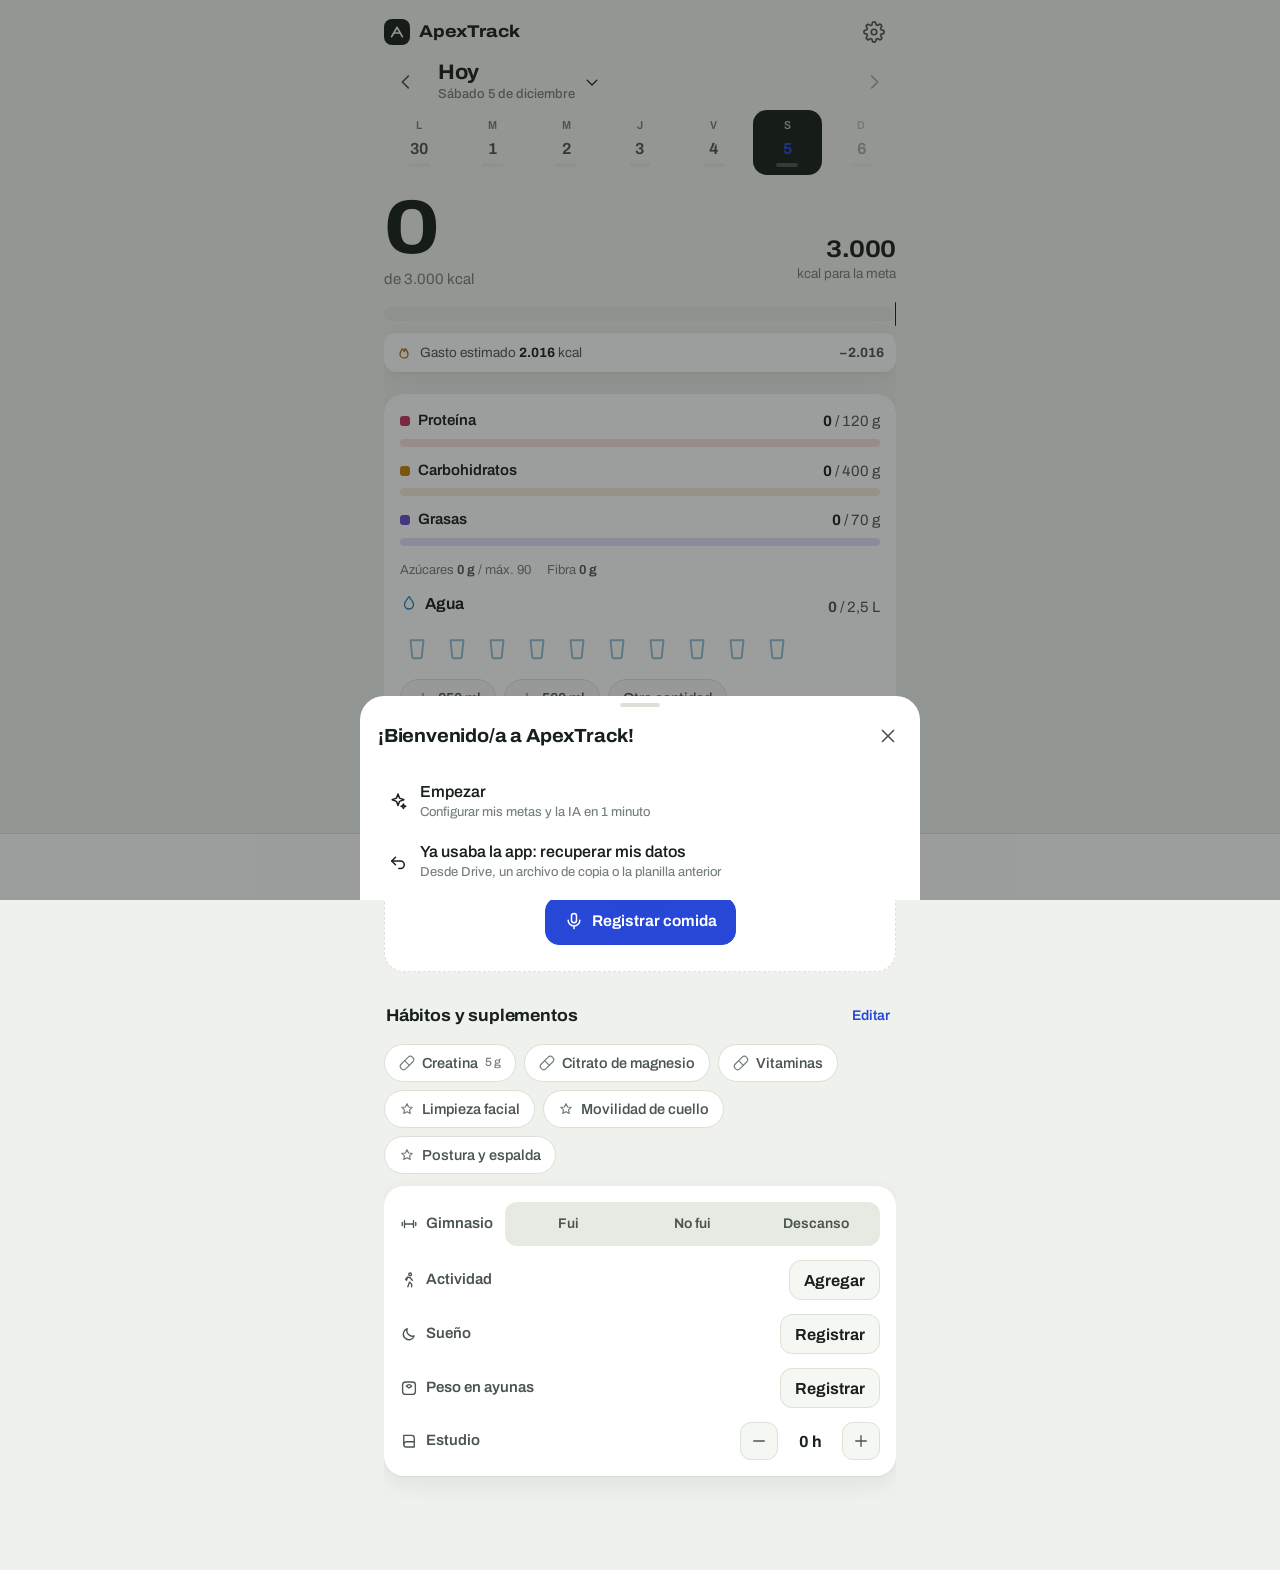
<file: index.html>
<!doctype html>
<html lang="es-AR">
<head>
<meta charset="utf-8">
<meta name="viewport" content="width=device-width, initial-scale=1, viewport-fit=cover, interactive-widget=resizes-content">
<title>ApexTrack</title>
<meta name="description" content="Registro de comidas, macros, agua, hábitos, gimnasio y progreso con IA.">
<meta name="theme-color" content="#EEF1EC" media="(prefers-color-scheme: light)">
<meta name="theme-color" content="#111512" media="(prefers-color-scheme: dark)">
<meta name="color-scheme" content="light dark">
<meta name="mobile-web-app-capable" content="yes">
<meta name="apple-mobile-web-app-capable" content="yes">
<meta name="apple-mobile-web-app-status-bar-style" content="default">
<meta name="apple-mobile-web-app-title" content="ApexTrack">
<link rel="manifest" href="manifest.webmanifest">
<link rel="icon" type="image/png" sizes="192x192" href="icons/icon-192.png">
<link rel="apple-touch-icon" href="icons/apple-touch-icon.png">
<link rel="preload" href="fonts/archivo.woff2" as="font" type="font/woff2" crossorigin>
<link rel="stylesheet" href="css/app.css">
<script>
  // tema antes de pintar (evita el destello claro en modo oscuro)
  try { var t = JSON.parse(localStorage.getItem('apextrack_theme') || '""'); if (t === 'light' || t === 'dark') { document.documentElement.dataset.theme = t; document.querySelectorAll('meta[name="theme-color"]').forEach(function (m) { m.setAttribute('content', t === 'dark' ? '#111512' : '#EEF1EC'); }); } } catch (e) {}
  // tamaño del texto elegido (antes de pintar, para que no salte)
  try { var z = Number(localStorage.getItem('apextrack_zoom')); if (z && z !== 1) document.querySelector('meta[name="viewport"]').setAttribute('content', 'width=' + Math.round((screen.width || 400) / z) + ', initial-scale=' + z + ', minimum-scale=' + z + ', maximum-scale=' + z + ', viewport-fit=cover, interactive-widget=resizes-content'); } catch (e) {}
</script>
</head>
<body>
<div id="app">
  <header class="topbar">
    <div class="brand"><span class="brand-mark"><svg width="16" height="16" viewBox="0 0 24 24" fill="none" stroke="currentColor" stroke-width="2.6" stroke-linecap="round" stroke-linejoin="round" aria-hidden="true"><path d="M4 19L12 5l8 14"/><path d="M8 13.5h8"/></svg></span>ApexTrack</div>
    <span class="offline-pill" id="offline" hidden><svg width="14" height="14" viewBox="0 0 24 24" fill="none" stroke="currentColor" stroke-width="2" stroke-linecap="round" aria-hidden="true"><path d="M3.5 3.5l17 17M8.5 16a5 5 0 0 1 6.8-.6M5 12.6a10 10 0 0 1 4.2-2.3M12.5 9.6a10 10 0 0 1 6.5 3"/></svg>Sin conexión</span>
    <button class="icon-btn" data-act="settings" aria-label="Ajustes"><svg width="22" height="22" viewBox="0 0 24 24" fill="none" stroke="currentColor" stroke-width="1.8" stroke-linecap="round" stroke-linejoin="round" aria-hidden="true"><circle cx="12" cy="12" r="3"/><path d="M19.4 15a1.65 1.65 0 0 0 .33 1.82l.06.06a2 2 0 0 1-2.83 2.83l-.06-.06a1.65 1.65 0 0 0-1.82-.33 1.65 1.65 0 0 0-1 1.51V21a2 2 0 0 1-4 0v-.09A1.65 1.65 0 0 0 9 19.4a1.65 1.65 0 0 0-1.82.33l-.06.06a2 2 0 0 1-2.83-2.83l.06-.06A1.65 1.65 0 0 0 4.68 15a1.65 1.65 0 0 0-1.51-1H3a2 2 0 0 1 0-4h.09A1.65 1.65 0 0 0 4.6 9a1.65 1.65 0 0 0-.33-1.82l-.06-.06a2 2 0 0 1 2.83-2.83l.06.06A1.65 1.65 0 0 0 9 4.68a1.65 1.65 0 0 0 1-1.51V3a2 2 0 0 1 4 0v.09a1.65 1.65 0 0 0 1 1.51 1.65 1.65 0 0 0 1.82-.33l.06-.06a2 2 0 0 1 2.83 2.83l-.06.06A1.65 1.65 0 0 0 19.4 9a1.65 1.65 0 0 0 1.51 1H21a2 2 0 0 1 0 4h-.09a1.65 1.65 0 0 0-1.51 1z"/></svg></button>
  </header>
  <main id="view" class="view"><p class="muted" style="padding:40px 0;text-align:center">Cargando…</p></main>
</div>
<nav class="tabbar" aria-label="Secciones">
  <div class="tabbar-in">
    <button class="tab" data-tab="hoy"><svg class="ic" width="24" height="24" viewBox="0 0 24 24" fill="none" stroke="currentColor" stroke-width="1.8" stroke-linecap="round" stroke-linejoin="round" aria-hidden="true"><path d="M4 11l8-6.5 8 6.5V19a1.5 1.5 0 0 1-1.5 1.5h-3.5V15h-6v5.5H5.5A1.5 1.5 0 0 1 4 19z"/></svg>Hoy</button>
    <button class="tab" data-tab="diario"><svg class="ic" width="24" height="24" viewBox="0 0 24 24" fill="none" stroke="currentColor" stroke-width="1.8" stroke-linecap="round" stroke-linejoin="round" aria-hidden="true"><rect x="3.5" y="5" width="17" height="15.5" rx="3"/><path d="M3.5 10h17M8 3v4M16 3v4"/></svg>Diario</button>
    <button class="tab-rec" id="tab-rec" aria-label="Registrar comida"><svg width="28" height="28" viewBox="0 0 24 24" fill="none" stroke="currentColor" stroke-width="2" stroke-linecap="round" stroke-linejoin="round" aria-hidden="true"><rect x="9" y="3" width="6" height="11" rx="3"/><path d="M5 11a7 7 0 0 0 14 0M12 18v3"/></svg></button>
    <div class="slot-wrap"><button class="slot-more" id="slot-more" aria-label="Otras pestañas personalizables" aria-haspopup="menu" aria-expanded="false"><svg width="14" height="14" viewBox="0 0 24 24" fill="none" stroke="currentColor" stroke-width="2.4" stroke-linecap="round" stroke-linejoin="round" aria-hidden="true"><path d="M5.5 14.5L12 8l6.5 6.5"/></svg></button><button class="tab" data-tab="gym"><svg class="ic" width="24" height="24" viewBox="0 0 24 24" fill="none" stroke="currentColor" stroke-width="1.8" stroke-linecap="round" stroke-linejoin="round" aria-hidden="true"><path d="M3 10v4M6 7.5v9M18 7.5v9M21 10v4M6 12h12"/></svg>Gym</button></div>
    <button class="tab" data-tab="progreso"><svg class="ic" width="24" height="24" viewBox="0 0 24 24" fill="none" stroke="currentColor" stroke-width="1.8" stroke-linecap="round" stroke-linejoin="round" aria-hidden="true"><path d="M4 20h16M7 16v-4M12 16V7M17 16v-6"/></svg>Progreso</button>
  </div>
</nav>
<div id="sheets"></div>
<div id="toast" class="toast" role="status" aria-live="polite"></div>
<script type="module" src="js/app.js"></script>
</body>
</html>
</file>
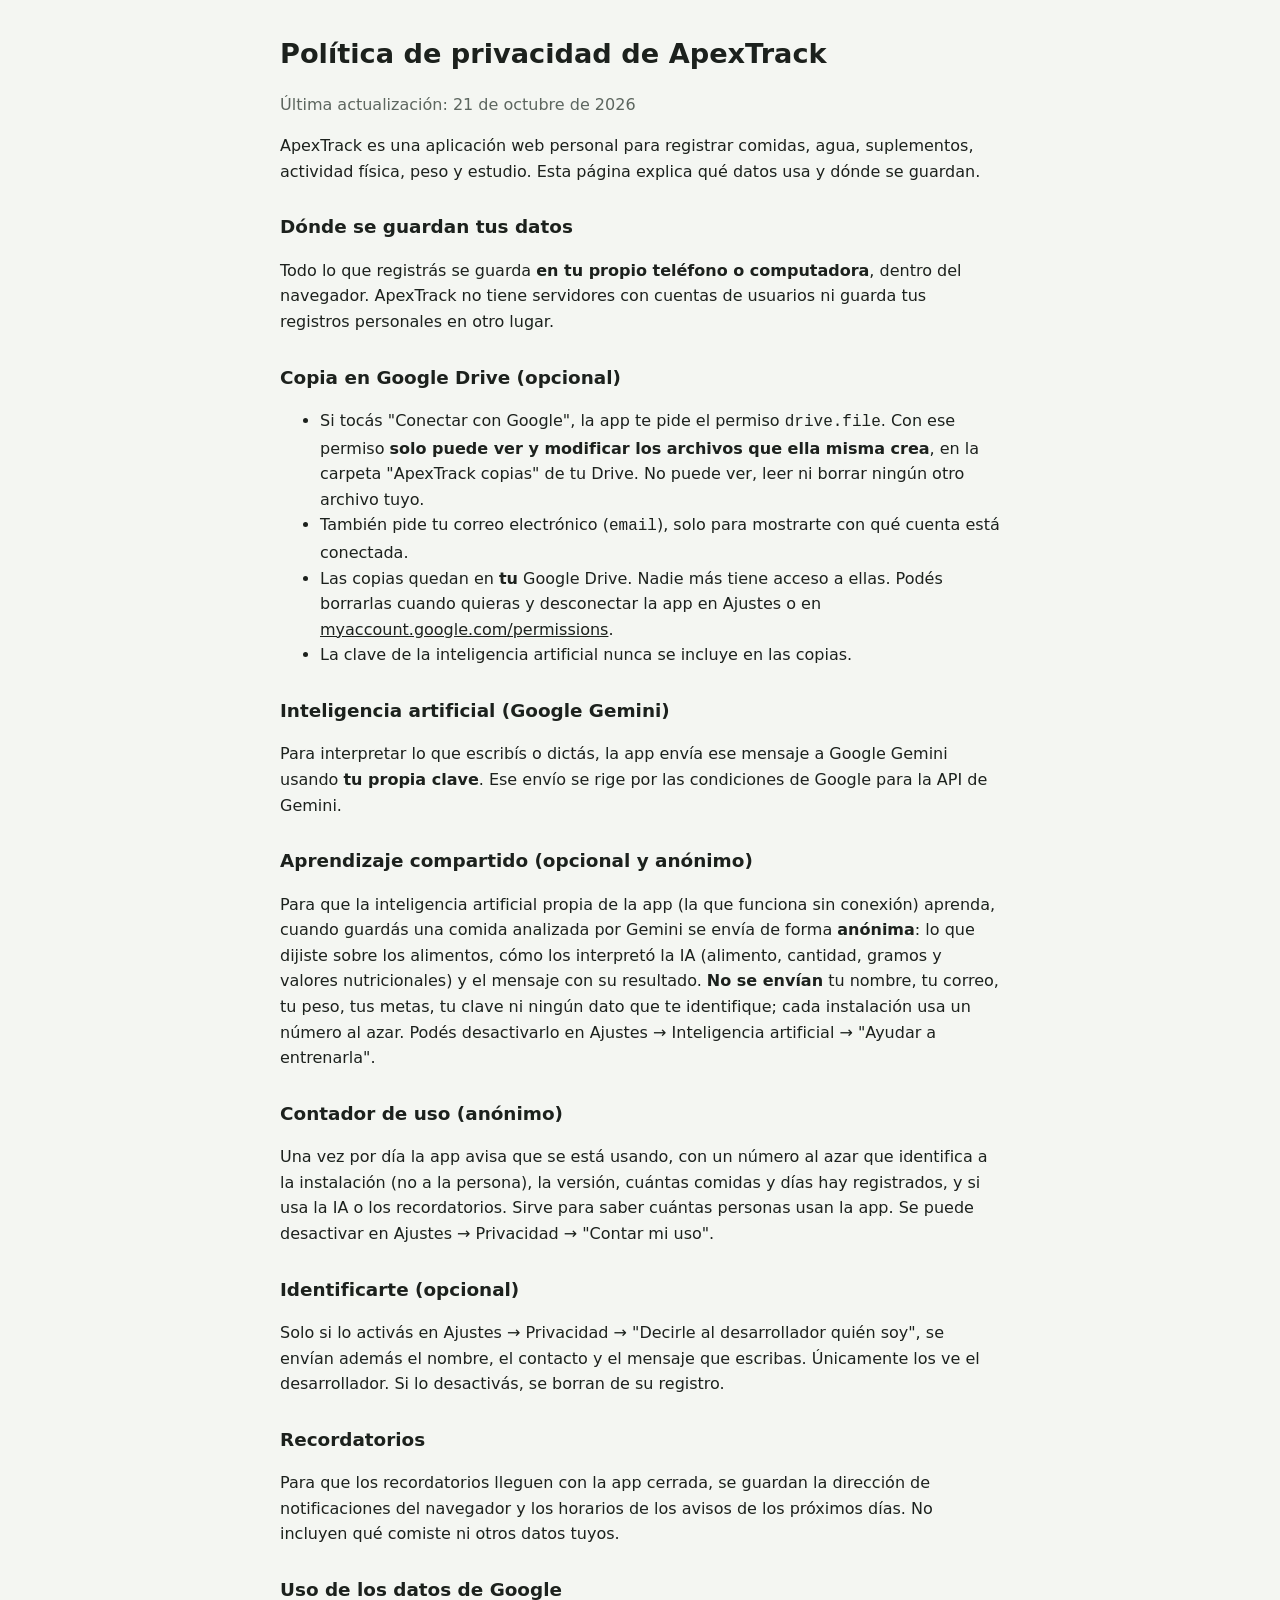
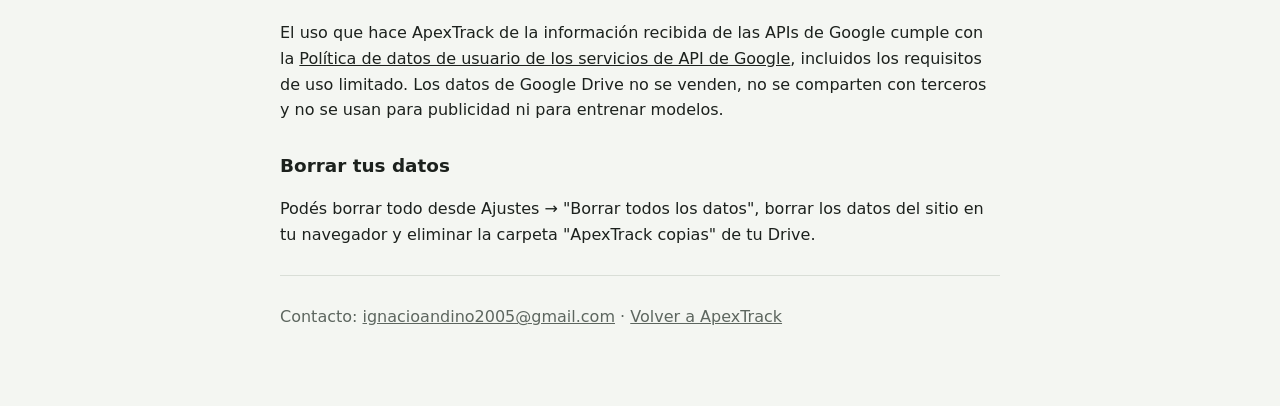
<file: privacidad.html>
<!doctype html>
<html lang="es-AR">
<head>
<meta charset="utf-8">
<meta name="viewport" content="width=device-width, initial-scale=1">
<title>ApexTrack · Política de privacidad</title>
<style>
  :root { color-scheme: light dark; --bg: #f4f6f2; --ink: #1c211d; --muted: #5d665f; --line: #d9ded7; }
  @media (prefers-color-scheme: dark) { :root { --bg: #141815; --ink: #e8ece6; --muted: #a3ada5; --line: #2b322d; } }
  body { margin: 0; background: var(--bg); color: var(--ink); font: 16px/1.6 system-ui, -apple-system, "Segoe UI", Roboto, sans-serif; }
  main { max-width: 720px; margin: 0 auto; padding: 32px 16px 64px; }
  h1 { font-size: 1.7rem; margin: 0 0 4px; }
  h2 { font-size: 1.15rem; margin: 28px 0 6px; }
  p, li { color: var(--ink); }
  .muted { color: var(--muted); }
  a { color: inherit; }
  hr { border: 0; border-top: 1px solid var(--line); margin: 28px 0; }
</style>
</head>
<body>
<main>
  <h1>Política de privacidad de ApexTrack</h1>
  <p class="muted">Última actualización: 21 de octubre de 2026</p>

  <p>ApexTrack es una aplicación web personal para registrar comidas, agua, suplementos, actividad física, peso y estudio. Esta página explica qué datos usa y dónde se guardan.</p>

  <h2>Dónde se guardan tus datos</h2>
  <p>Todo lo que registrás se guarda <b>en tu propio teléfono o computadora</b>, dentro del navegador. ApexTrack no tiene servidores con cuentas de usuarios ni guarda tus registros personales en otro lugar.</p>

  <h2>Copia en Google Drive (opcional)</h2>
  <ul>
    <li>Si tocás "Conectar con Google", la app te pide el permiso <code>drive.file</code>. Con ese permiso <b>solo puede ver y modificar los archivos que ella misma crea</b>, en la carpeta "ApexTrack copias" de tu Drive. No puede ver, leer ni borrar ningún otro archivo tuyo.</li>
    <li>También pide tu correo electrónico (<code>email</code>), solo para mostrarte con qué cuenta está conectada.</li>
    <li>Las copias quedan en <b>tu</b> Google Drive. Nadie más tiene acceso a ellas. Podés borrarlas cuando quieras y desconectar la app en Ajustes o en <a href="https://myaccount.google.com/permissions">myaccount.google.com/permissions</a>.</li>
    <li>La clave de la inteligencia artificial nunca se incluye en las copias.</li>
  </ul>

  <h2>Inteligencia artificial (Google Gemini)</h2>
  <p>Para interpretar lo que escribís o dictás, la app envía ese mensaje a Google Gemini usando <b>tu propia clave</b>. Ese envío se rige por las condiciones de Google para la API de Gemini.</p>

  <h2>Aprendizaje compartido (opcional y anónimo)</h2>
  <p>Para que la inteligencia artificial propia de la app (la que funciona sin conexión) aprenda, cuando guardás una comida analizada por Gemini se envía de forma <b>anónima</b>: lo que dijiste sobre los alimentos, cómo los interpretó la IA (alimento, cantidad, gramos y valores nutricionales) y el mensaje con su resultado. <b>No se envían</b> tu nombre, tu correo, tu peso, tus metas, tu clave ni ningún dato que te identifique; cada instalación usa un número al azar. Podés desactivarlo en Ajustes → Inteligencia artificial → "Ayudar a entrenarla".</p>

  <h2>Contador de uso (anónimo)</h2>
  <p>Una vez por día la app avisa que se está usando, con un número al azar que identifica a la instalación (no a la persona), la versión, cuántas comidas y días hay registrados, y si usa la IA o los recordatorios. Sirve para saber cuántas personas usan la app. Se puede desactivar en Ajustes → Privacidad → "Contar mi uso".</p>

  <h2>Identificarte (opcional)</h2>
  <p>Solo si lo activás en Ajustes → Privacidad → "Decirle al desarrollador quién soy", se envían además el nombre, el contacto y el mensaje que escribas. Únicamente los ve el desarrollador. Si lo desactivás, se borran de su registro.</p>

  <h2>Recordatorios</h2>
  <p>Para que los recordatorios lleguen con la app cerrada, se guardan la dirección de notificaciones del navegador y los horarios de los avisos de los próximos días. No incluyen qué comiste ni otros datos tuyos.</p>

  <h2>Uso de los datos de Google</h2>
  <p>El uso que hace ApexTrack de la información recibida de las APIs de Google cumple con la <a href="https://developers.google.com/terms/api-services-user-data-policy">Política de datos de usuario de los servicios de API de Google</a>, incluidos los requisitos de uso limitado. Los datos de Google Drive no se venden, no se comparten con terceros y no se usan para publicidad ni para entrenar modelos.</p>

  <h2>Borrar tus datos</h2>
  <p>Podés borrar todo desde Ajustes → "Borrar todos los datos", borrar los datos del sitio en tu navegador y eliminar la carpeta "ApexTrack copias" de tu Drive.</p>

  <hr>
  <p class="muted">Contacto: <a href="mailto:ignacioandino2005@gmail.com">ignacioandino2005@gmail.com</a> · <a href="./">Volver a ApexTrack</a></p>
</main>
</body>
</html>
</file>
<file: css/app.css>
/* ApexTrack 2 — porcelana y tinta: datos en grafito, acciones en cobalto, macros con color propio. */
@font-face {
  font-family: 'Archivo';
  src: url('../fonts/archivo.woff2') format('woff2');
  font-weight: 100 900;
  font-stretch: 62% 125%;
  font-display: swap;
}

:root {
  color-scheme: light;
  --bg: #EEF1EC;
  --surface: #FFFFFF;
  --surface-2: #F5F7F3;
  --surface-3: #E6EAE3;
  --line: #DCE1D8;
  --ink: #18201B;
  --ink-2: #4A554D;
  --ink-3: #747F77;
  --accent: #2747D6;
  --accent-ink: #FFFFFF;
  --accent-soft: #E2E8FD;
  --prot: #C2335A;
  --carb: #C98208;
  --fat: #6A4FC9;
  --water: #1F86C0;
  --good: #2E7D45;
  --warn: #A86700;
  --bad: #B8304F;
  --scrim: rgba(20, 26, 22, .42);
  --shadow: 0 1px 2px rgba(24, 32, 27, .06), 0 8px 24px rgba(24, 32, 27, .07);
  --r-lg: 20px; --r-md: 14px; --r-sm: 10px;
  --tab-h: 66px;
  --safe-b: env(safe-area-inset-bottom, 0px);
  --safe-t: env(safe-area-inset-top, 0px);
}
@media (prefers-color-scheme: dark) {
  :root:not([data-theme="light"]) {
    color-scheme: dark;
    --bg: #111512; --surface: #1A201C; --surface-2: #202722; --surface-3: #29312C; --line: #2F3933;
    --ink: #E8EDE6; --ink-2: #B3BDB5; --ink-3: #85918A;
    --accent: #7C93FF; --accent-ink: #0B1233; --accent-soft: #222C55;
    --prot: #E35E7E; --carb: #C2801A; --fat: #8C79EA; --water: #4FB3E6;
    --good: #5DBB78; --warn: #D99A2B; --bad: #EB6D88;
    --scrim: rgba(0, 0, 0, .55);
    --shadow: 0 1px 2px rgba(0, 0, 0, .3), 0 10px 30px rgba(0, 0, 0, .35);
  }
}
:root[data-theme="dark"] {
  color-scheme: dark;
  --bg: #111512; --surface: #1A201C; --surface-2: #202722; --surface-3: #29312C; --line: #2F3933;
  --ink: #E8EDE6; --ink-2: #B3BDB5; --ink-3: #85918A;
  --accent: #7C93FF; --accent-ink: #0B1233; --accent-soft: #222C55;
  --prot: #E35E7E; --carb: #C2801A; --fat: #8C79EA; --water: #4FB3E6;
  --good: #5DBB78; --warn: #D99A2B; --bad: #EB6D88;
  --scrim: rgba(0, 0, 0, .55);
  --shadow: 0 1px 2px rgba(0, 0, 0, .3), 0 10px 30px rgba(0, 0, 0, .35);
}

*, *::before, *::after { box-sizing: border-box; }
html { -webkit-text-size-adjust: 100%; background: var(--bg); } /* también detrás de las barras del sistema */
body {
  margin: 0; background: var(--bg); color: var(--ink);
  font-family: 'Archivo', system-ui, -apple-system, 'Segoe UI', Roboto, sans-serif;
  font-size: 16px; line-height: 1.45; font-stretch: 100%;
  -webkit-tap-highlight-color: transparent; overscroll-behavior-y: contain;
  min-height: 100dvh;
}
body.has-sheet { overflow: hidden; }
button, input, textarea, select { font: inherit; color: inherit; }
button { cursor: pointer; background: none; border: 0; padding: 0; }
button:disabled { cursor: default; opacity: .45; }
:focus-visible { outline: 2px solid var(--accent); outline-offset: 2px; border-radius: 8px; }
a { color: var(--accent); }
.ic { flex: none; display: block; }
.muted { color: var(--ink-3); }
.pad { padding: 4px 0 8px; }
.pad-b { margin: 0 0 14px; }
.num { font-variant-numeric: tabular-nums; }
[hidden] { display: none !important; }
.sr-only { position: absolute; width: 1px; height: 1px; overflow: hidden; clip: rect(0 0 0 0); }

/* ---------- Estructura ---------- */
#app { max-width: 560px; margin: 0 auto; min-height: 100dvh; padding: calc(var(--safe-t) + 6px) 16px calc(var(--tab-h) + var(--safe-b) + 28px); }
.topbar { display: flex; align-items: center; gap: 8px; height: 52px; }
.brand { display: flex; align-items: center; gap: 9px; font-weight: 750; font-stretch: 112%; letter-spacing: -.01em; font-size: 17px; margin-right: auto; }
.brand-mark { width: 26px; height: 26px; border-radius: 8px; background: var(--ink); color: var(--bg); display: grid; place-items: center; }
.icon-btn { width: 44px; height: 44px; border-radius: 12px; display: grid; place-items: center; color: var(--ink-2); }
.icon-btn:active { background: var(--surface-3); }
.offline-pill { display: inline-flex; align-items: center; gap: 6px; font-size: 13px; color: var(--warn); padding: 4px 10px; border-radius: 99px; background: var(--surface); border: 1px solid var(--line); }
.view { animation: fade .18s ease-out; }
@keyframes fade { from { opacity: .4; } to { opacity: 1; } }

.tabbar {
  position: fixed; left: 0; right: 0; bottom: 0; z-index: 40;
  padding: 0 10px var(--safe-b); background: color-mix(in oklab, var(--surface) 92%, transparent);
  backdrop-filter: blur(14px); -webkit-backdrop-filter: blur(14px); border-top: 1px solid var(--line);
}
.tabbar-in { max-width: 560px; margin: 0 auto; height: var(--tab-h); display: grid; grid-template-columns: 1fr 1fr 84px 1fr 1fr; align-items: center; }
.tab { height: 56px; display: flex; flex-direction: column; align-items: center; justify-content: center; gap: 3px; color: var(--ink-3); font-size: 11.5px; font-weight: 600; font-stretch: 92%; border-radius: 14px; }
.tab.on { color: var(--ink); }
.tab.on .ic { color: var(--accent); }
.tab-rec { justify-self: center; width: 62px; height: 62px; border-radius: 22px; background: var(--accent); color: var(--accent-ink); display: grid; place-items: center; box-shadow: 0 6px 18px color-mix(in oklab, var(--accent) 40%, transparent); transform: translateY(-14px); transition: transform .15s; }
.tab-rec:active { transform: translateY(-12px) scale(.96); }

/* ---------- Fecha ---------- */
.date-nav { display: flex; align-items: center; gap: 4px; margin: 2px 0 6px; }
.date-label { flex: 1; min-height: 44px; display: flex; align-items: center; gap: 8px; padding: 0 6px; border-radius: 12px; text-align: left; }
.date-label strong { font-size: 21px; font-weight: 720; font-stretch: 104%; letter-spacing: -.015em; line-height: 1.15; }
.date-label small { display: block; color: var(--ink-3); font-size: 13px; font-weight: 500; }
.date-label:active { background: var(--surface-3); }
.today-chip { font-size: 13px; font-weight: 650; padding: 7px 12px; border-radius: 99px; background: var(--accent-soft); color: var(--accent); white-space: nowrap; }
.week-strip { display: grid; grid-template-columns: repeat(7, 1fr); gap: 4px; margin: 4px 0 18px; touch-action: pan-y; user-select: none; }
.wd { display: flex; flex-direction: column; align-items: center; gap: 3px; padding: 7px 0 8px; border-radius: 14px; color: var(--ink-2); }
.wd small { font-size: 11.5px; font-weight: 600; color: var(--ink-3); font-stretch: 90%; }
.wd b { font-size: 16px; font-weight: 650; font-variant-numeric: tabular-nums; }
.wd .wd-fill { width: 22px; height: 4px; border-radius: 4px; background: var(--surface-3); overflow: hidden; }
.wd .wd-fill i { display: block; height: 100%; background: var(--ink-2); border-radius: 4px; }
.wd.tod b { color: var(--accent); }
.wd.on { background: var(--ink); color: var(--bg); }
.wd.on small { color: color-mix(in oklab, var(--bg) 70%, transparent); }
.wd.on .wd-fill { background: color-mix(in oklab, var(--bg) 25%, transparent); }
.wd.on .wd-fill i { background: var(--bg); }
.wd.fut { opacity: .45; }

/* ---------- Héroe de calorías ---------- */
.hero { margin: 4px 0 22px; }
.hero-row { display: flex; align-items: flex-end; justify-content: space-between; gap: 12px; flex-wrap: wrap; }
.hero-num { font-size: 64px; line-height: .92; font-weight: 760; font-stretch: 118%; letter-spacing: -.035em; }
.hero-goal { color: var(--ink-3); font-size: 15px; margin-top: 6px; }
.hero-left { text-align: right; padding-bottom: 6px; margin-left: auto; }
.hero-left b { display: block; font-size: 24px; font-weight: 700; font-stretch: 110%; letter-spacing: -.02em; line-height: 1; }
.hero-left span { color: var(--ink-3); font-size: 13.5px; }
.hero-left.over b { color: var(--warn); }
.stack { position: relative; height: 14px; margin-top: 16px; border-radius: 7px; background: var(--surface-3); display: flex; gap: 2px; overflow: visible; }
.stack .seg { height: 100%; background: var(--ink); border-radius: 2px; min-width: 3px; position: relative; }
.stack .seg:first-child { border-top-left-radius: 7px; border-bottom-left-radius: 7px; }
.stack .seg:last-child { border-top-right-radius: 7px; border-bottom-right-radius: 7px; }
.stack .seg.over { background: var(--warn); }
.stack .goal-tick { position: absolute; top: -5px; bottom: -5px; width: 2px; background: var(--ink); border-radius: 2px; box-shadow: 0 0 0 2px var(--bg); }
.stack-legend { display: flex; flex-wrap: wrap; gap: 4px 12px; margin-top: 9px; font-size: 12.5px; color: var(--ink-3); }
.stack-legend b { color: var(--ink-2); font-weight: 600; }

/* ---------- Macros ---------- */
.panel { background: var(--surface); border-radius: var(--r-lg); padding: 16px; box-shadow: var(--shadow); }
.macros { display: grid; gap: 13px; }
.macro { display: grid; grid-template-columns: 1fr auto; gap: 6px 10px; align-items: baseline; }
.macro-name { display: flex; align-items: center; gap: 8px; font-weight: 600; font-size: 15px; }
.macro-name i { width: 10px; height: 10px; border-radius: 3px; background: var(--c); }
.macro-val { font-size: 15px; font-variant-numeric: tabular-nums; color: var(--ink-2); }
.macro-val b { color: var(--ink); font-weight: 700; }
.meter { grid-column: 1 / -1; height: 8px; border-radius: 6px; background: color-mix(in oklab, var(--c) 18%, var(--surface)); overflow: hidden; }
.meter i { display: block; height: 100%; border-radius: 6px; background: var(--c); transition: width .5s cubic-bezier(.2, .8, .2, 1); }
.macro-foot { display: flex; flex-wrap: wrap; gap: 6px 16px; font-size: 13px; color: var(--ink-3); padding-top: 2px; }
.macro-foot b { color: var(--ink-2); font-weight: 600; }

/* ---------- Agua ---------- */
.water { margin-top: 12px; }
.water-head { display: flex; align-items: baseline; justify-content: space-between; margin-bottom: 10px; }
.water-head strong { font-weight: 650; display: flex; align-items: center; gap: 7px; }
.water-head strong .ic { color: var(--water); }
.water-head span { color: var(--ink-2); font-variant-numeric: tabular-nums; font-size: 15px; }
.glasses { display: flex; flex-wrap: wrap; gap: 6px; align-items: center; }
.glass { width: 34px; height: 40px; border-radius: 9px; display: grid; place-items: center; color: color-mix(in oklab, var(--water) 45%, var(--surface-3)); }
.glass.on { color: var(--water); }
.glass.on svg path { fill: color-mix(in oklab, var(--water) 30%, transparent); }
.glass.add { color: var(--ink-3); border: 1.5px dashed var(--line); }
.water-quick { display: flex; gap: 8px; margin-top: 10px; flex-wrap: wrap; }

/* ---------- Secciones, chips y botones ---------- */
.section { margin: 26px 0 0; }
.section-head { display: flex; align-items: center; justify-content: space-between; margin: 0 2px 10px; }
.section-head h3 { margin: 0; font-size: 17px; font-weight: 700; font-stretch: 104%; letter-spacing: -.01em; }
.section-head .link { font-size: 14px; font-weight: 600; color: var(--accent); padding: 8px 4px; }
.chips { display: flex; flex-wrap: wrap; gap: 8px; }
.chip { min-height: 38px; padding: 0 14px; border-radius: 99px; background: var(--surface); border: 1px solid var(--line); display: inline-flex; align-items: center; gap: 7px; font-size: 14.5px; font-weight: 550; color: var(--ink-2); }
.chip .ic { color: var(--ink-3); }
.chip.on { background: var(--ink); border-color: var(--ink); color: var(--bg); }
.chip.on .ic { color: var(--bg); }
.chip.soft { background: var(--surface-2); }
.chip:active { transform: scale(.97); }
.chip small { color: var(--ink-3); font-weight: 500; }
.chip.on small { color: color-mix(in oklab, var(--bg) 70%, transparent); }
.chip-row { display: flex; gap: 8px; overflow-x: auto; scrollbar-width: none; padding-bottom: 2px; }
.chip-row::-webkit-scrollbar { display: none; }
.chip-row .chip { flex: none; }
.seg-ctl { display: flex; background: var(--surface-3); border-radius: 12px; padding: 3px; gap: 2px; }
.seg-ctl button { flex: 1; min-height: 38px; border-radius: 10px; font-size: 14px; font-weight: 600; color: var(--ink-2); padding: 0 8px; }
.seg-ctl button.on { background: var(--surface); color: var(--ink); box-shadow: 0 1px 3px rgba(0, 0, 0, .1); }
.btn { min-height: 48px; padding: 0 18px; border-radius: 14px; display: inline-flex; align-items: center; justify-content: center; gap: 8px; font-weight: 650; font-size: 15.5px; background: var(--surface); border: 1px solid var(--line); color: var(--ink); }
.btn.primary { background: var(--accent); border-color: var(--accent); color: var(--accent-ink); }
.btn.dark { background: var(--ink); border-color: var(--ink); color: var(--bg); }
.btn.ghost { background: transparent; border-color: transparent; color: var(--ink-2); }
.btn.danger { background: var(--bad); border-color: var(--bad); color: #fff; }
.btn.small { min-height: 38px; padding: 0 13px; font-size: 14px; border-radius: 12px; }
.btn.block { width: 100%; }
.btn:active { transform: scale(.98); }
.btn.busy { opacity: .85; }
.spin { width: 18px; height: 18px; border-radius: 50%; border: 2px solid currentColor; border-right-color: transparent; animation: spin .8s linear infinite; }
@keyframes spin { to { transform: rotate(360deg); } }
.row { display: flex; align-items: center; gap: 10px; }
.row.wrap { flex-wrap: wrap; }
.grow { flex: 1; min-width: 0; }
.right { margin-left: auto; }

/* ---------- Hábitos, gym del día, peso ---------- */
.day-extras { display: grid; gap: 14px; }
.kv { display: flex; align-items: center; justify-content: space-between; gap: 6px 12px; flex-wrap: wrap; }
.kv > span { color: var(--ink-2); font-weight: 600; font-size: 15px; display: flex; align-items: center; gap: 8px; }
.weight-btn { min-height: 40px; padding: 0 14px; border-radius: 12px; background: var(--surface-2); border: 1px solid var(--line); font-weight: 650; font-variant-numeric: tabular-nums; }
.study { display: flex; align-items: center; gap: 6px; }
.study b { min-width: 52px; text-align: center; font-variant-numeric: tabular-nums; }
.step-btn { width: 38px; height: 38px; border-radius: 11px; display: grid; place-items: center; background: var(--surface-2); border: 1px solid var(--line); color: var(--ink-2); }

/* ---------- Comidas ---------- */
.meals { display: grid; gap: 10px; }
.meal { background: var(--surface); border-radius: var(--r-lg); box-shadow: var(--shadow); overflow: hidden; }
.meal-head { width: 100%; display: flex; align-items: center; gap: 10px; padding: 14px 16px; text-align: left; }
.meal-head h4 { margin: 0; font-size: 16px; font-weight: 700; }
.meal-head .meal-sum { margin-left: auto; text-align: right; font-variant-numeric: tabular-nums; }
.meal-head .meal-sum b { font-weight: 700; }
.meal-head .meal-sum small { display: block; color: var(--ink-3); font-size: 12.5px; }
.meal-head .chev { color: var(--ink-3); transition: transform .2s; }
.meal.open .meal-head .chev { transform: rotate(180deg); }
.meal-preview { color: var(--ink-3); font-size: 13.5px; padding: 0 16px 14px; margin-top: -8px; white-space: nowrap; overflow: hidden; text-overflow: ellipsis; }
.meal.open .meal-preview { display: none; }
.meal-items { display: none; border-top: 1px solid var(--line); }
.meal.open .meal-items { display: block; }
.item-row { display: flex; align-items: center; gap: 10px; width: 100%; padding: 12px 16px; text-align: left; border-bottom: 1px solid var(--line); }
.item-row:last-of-type { border-bottom: 0; }
.item-row:active { background: var(--surface-2); }
.item-main { flex: 1; min-width: 0; }
.item-name { display: block; font-weight: 560; font-size: 15px; line-height: 1.3; }
.item-sub { display: block; color: var(--ink-3); font-size: 13px; margin-top: 2px; }
.item-kcal { text-align: right; font-variant-numeric: tabular-nums; font-weight: 650; white-space: nowrap; }
.item-kcal small { display: block; font-weight: 500; color: var(--ink-3); font-size: 12px; }
.meal-actions { display: flex; gap: 6px; padding: 10px 12px 12px; flex-wrap: nowrap; border-top: 1px solid var(--line); }
.empty { text-align: center; padding: 26px 18px; color: var(--ink-3); background: var(--surface); border-radius: var(--r-lg); border: 1.5px dashed var(--line); }
.empty strong { display: block; color: var(--ink); font-size: 16px; margin-bottom: 4px; }
.banner { display: flex; gap: 10px; align-items: flex-start; padding: 12px 14px; border-radius: var(--r-md); background: var(--surface); border: 1px solid var(--line); font-size: 14px; margin-bottom: 14px; }
.banner .ic { color: var(--warn); margin-top: 1px; }
.banner.info .ic { color: var(--accent); }

/* ---------- Hojas inferiores ---------- */
#sheets { position: relative; z-index: 60; }
.sheet-wrap { position: fixed; inset: 0; display: flex; align-items: flex-end; justify-content: center; }
.scrim { position: absolute; inset: 0; background: var(--scrim); opacity: 0; transition: opacity .2s; }
.sheet { position: relative; width: 100%; max-width: 560px; max-height: 92dvh; background: var(--surface); border-radius: 24px 24px 0 0; display: flex; flex-direction: column; transform: translateY(100%); transition: transform .26s cubic-bezier(.2, .8, .2, 1); padding-bottom: var(--safe-b); }
.sheet-full { height: 96dvh; max-height: 96dvh; }
.sheet-wrap.open .scrim { opacity: 1; }
.sheet-wrap.open .sheet { transform: translateY(0); }
.sheet-wrap.closing .scrim { opacity: 0; }
.sheet-wrap.closing .sheet { transform: translateY(100%); }
.sheet-head { display: flex; align-items: center; gap: 8px; padding: 18px 10px 6px 18px; position: relative; touch-action: none; }
.grab { position: absolute; top: 7px; left: 50%; width: 40px; height: 4px; margin-left: -20px; border-radius: 4px; background: var(--line); }
.sheet-title { flex: 1; margin: 0; font-size: 19px; font-weight: 720; font-stretch: 104%; letter-spacing: -.01em; }
.sheet-body { overflow-y: auto; padding: 8px 18px 18px; flex: 1; overscroll-behavior: contain; }
.sheet-foot { display: flex; gap: 10px; padding: 12px 16px 14px; border-top: 1px solid var(--line); background: var(--surface); }
.sheet-foot .btn { flex: 1; }
.sheet-compact .sheet-body { padding-bottom: 10px; }

.opt-list { display: grid; gap: 2px; }
.opt { display: flex; align-items: center; justify-content: space-between; gap: 10px; min-height: 52px; padding: 8px 10px; border-radius: 12px; text-align: left; }
.opt:active { background: var(--surface-2); }
.opt-main { display: flex; align-items: center; gap: 12px; font-weight: 560; }
.opt-main small { display: block; color: var(--ink-3); font-weight: 450; font-size: 13px; }
.opt.on { background: var(--accent-soft); }
.opt-check { color: var(--accent); }

.field { display: grid; gap: 6px; font-size: 13.5px; color: var(--ink-2); font-weight: 600; }
.field.full { grid-column: 1 / -1; }
.input { width: 100%; min-height: 48px; padding: 11px 13px; border-radius: 12px; border: 1px solid var(--line); background: var(--surface-2); font-size: 16px; font-weight: 500; color: var(--ink); }
.input:focus { outline: none; border-color: var(--accent); background: var(--surface); box-shadow: 0 0 0 3px var(--accent-soft); }
textarea.input { resize: vertical; line-height: 1.45; }
.input-wrap { position: relative; }
.input-wrap em { position: absolute; right: 13px; top: 50%; transform: translateY(-50%); font-style: normal; color: var(--ink-3); font-weight: 500; pointer-events: none; }
.input-wrap .input { padding-right: 46px; }
.form-grid { display: grid; grid-template-columns: 1fr 1fr; gap: 12px; }
.date-field { display: flex; align-items: center; gap: 9px; text-align: left; }

/* Calendario */
.cal-head { display: flex; align-items: center; justify-content: space-between; margin-bottom: 6px; }
.cal-head strong { font-size: 17px; font-weight: 700; }
.cal-w, .cal-g { display: grid; grid-template-columns: repeat(7, 1fr); gap: 4px; text-align: center; }
.cal-w span { font-size: 12px; color: var(--ink-3); font-weight: 650; padding: 4px 0; }
.cal-d { position: relative; aspect-ratio: 1; max-height: 50px; border-radius: 12px; display: grid; place-items: center; font-weight: 600; font-variant-numeric: tabular-nums; }
.cal-d.out { color: var(--ink-3); opacity: .55; }
.cal-d.tod { color: var(--accent); box-shadow: inset 0 0 0 1.5px var(--accent); }
.cal-d.sel { background: var(--ink); color: var(--bg); box-shadow: none; }
.cal-d .dot, .cal-legend .dot { position: absolute; bottom: 6px; width: 6px; height: 6px; border-radius: 50%; }
.cal-legend { display: flex; gap: 14px; justify-content: center; margin-top: 10px; font-size: 12.5px; color: var(--ink-3); }
.cal-legend span { display: flex; align-items: center; gap: 6px; }
.cal-legend .dot { position: static; }
.dot.meta { background: var(--good); } .dot.cerca { background: var(--warn); } .dot.bajo { background: var(--bad); } .dot.dato { background: var(--ink-3); }

/* Aviso */
.toast { position: fixed; left: 50%; bottom: calc(var(--tab-h) + var(--safe-b) + 18px); transform: translate(-50%, 20px); z-index: 90; background: var(--ink); color: var(--bg); padding: 12px 16px; border-radius: 14px; display: flex; align-items: center; gap: 14px; max-width: calc(100% - 32px); width: max-content; font-size: 14.5px; font-weight: 550; opacity: 0; pointer-events: none; transition: all .2s; box-shadow: var(--shadow); }
.toast.show { opacity: 1; transform: translate(-50%, 0); pointer-events: auto; }
.toast.error { background: var(--bad); color: #fff; }
.toast-act { color: var(--accent-soft); font-weight: 700; padding: 4px 2px; white-space: nowrap; }
:root[data-theme="dark"] .toast-act { color: var(--accent-ink); }

/* ---------- Registrar ---------- */
.target-row { display: flex; gap: 8px; margin-bottom: 12px; flex-wrap: wrap; }
.composer { position: relative; }
.composer textarea { min-height: 150px; font-size: 17px; line-height: 1.5; padding: 14px 14px 52px; border-radius: 18px; background: var(--surface-2); }
.composer .interim { color: var(--ink-3); }
.mic-big { position: absolute; right: 10px; bottom: 10px; width: 52px; height: 52px; border-radius: 16px; display: grid; place-items: center; background: var(--ink); color: var(--bg); }
.mic-big.rec { background: var(--bad); color: #fff; animation: pulse 1.3s ease-in-out infinite; }
@keyframes pulse { 0%, 100% { box-shadow: 0 0 0 0 color-mix(in oklab, var(--bad) 45%, transparent); } 50% { box-shadow: 0 0 0 12px transparent; } }
.rec-hint { font-size: 13px; color: var(--ink-3); margin: 8px 4px 0; min-height: 18px; }
.tools { display: flex; gap: 8px; margin: 12px 0 4px; flex-wrap: wrap; }
.attach { display: flex; align-items: center; gap: 10px; padding: 8px; border-radius: 14px; background: var(--surface-2); border: 1px solid var(--line); margin-top: 10px; }
.attach img { width: 54px; height: 54px; object-fit: cover; border-radius: 10px; }
.attach audio { height: 36px; flex: 1; }
.quick-title { font-size: 13.5px; font-weight: 650; color: var(--ink-3); margin: 18px 2px 8px; }
.status-line { display: flex; align-items: center; gap: 10px; color: var(--ink-2); font-size: 14.5px; padding: 12px 2px; }
.search-results { display: grid; gap: 2px; margin-top: 8px; }

/* ---------- Revisión ---------- */
.rv-meta { display: flex; flex-wrap: wrap; gap: 6px 10px; font-size: 12.5px; color: var(--ink-3); margin: -2px 0 12px; }
.rv-meta span { display: inline-flex; align-items: center; gap: 5px; }
.rv-q { display: flex; gap: 10px; padding: 12px 14px; border-radius: 14px; background: var(--accent-soft); color: var(--ink); font-size: 14.5px; margin-bottom: 10px; align-items: flex-start; }
.rv-q .ic { color: var(--accent); margin-top: 1px; }
.rv-day { margin: 16px 0 6px; font-size: 13.5px; font-weight: 700; color: var(--ink-2); display: flex; align-items: center; gap: 8px; }
.rv-day::after { content: ''; flex: 1; height: 1px; background: var(--line); }
.rv-meal { border: 1px solid var(--line); border-radius: 16px; margin-bottom: 10px; overflow: hidden; background: var(--surface); }
.rv-meal-head { display: flex; align-items: center; gap: 8px; padding: 10px 12px; background: var(--surface-2); }
.rv-meal-head button { display: flex; align-items: center; gap: 6px; font-weight: 700; font-size: 15px; padding: 4px 6px; border-radius: 8px; }
.rv-meal-head .right { font-variant-numeric: tabular-nums; font-weight: 650; font-size: 14.5px; }
.rv-item { display: flex; gap: 10px; align-items: flex-start; padding: 11px 12px; border-top: 1px solid var(--line); width: 100%; text-align: left; }
.rv-item:active { background: var(--surface-2); }
.conf { width: 9px; height: 9px; border-radius: 50%; margin-top: 6px; flex: none; }
.conf.alta { background: var(--good); } .conf.media { background: var(--warn); } .conf.baja { background: var(--bad); }
.rv-item .item-sub { display: flex; flex-wrap: wrap; gap: 3px 8px; }
.badge { display: inline-flex; align-items: center; gap: 4px; font-size: 11.5px; font-weight: 650; padding: 1px 7px; border-radius: 99px; background: var(--surface-3); color: var(--ink-2); }
.badge.web { background: var(--accent-soft); color: var(--accent); }
.note { font-size: 12.5px; color: var(--ink-3); margin-top: 4px; line-height: 1.35; }
.flag { display: flex; gap: 6px; align-items: flex-start; font-size: 12.5px; color: var(--warn); margin-top: 4px; line-height: 1.35; }
.flag .ic { margin-top: 1px; }
.flag button { color: var(--accent); font-weight: 650; margin-left: 4px; }
.rv-extras { display: flex; flex-wrap: wrap; gap: 8px; margin: 12px 0 4px; }
.rv-extra { display: inline-flex; align-items: center; gap: 7px; padding: 8px 12px; border-radius: 12px; background: var(--surface-2); border: 1px solid var(--line); font-size: 14px; }
.rv-extra button { color: var(--ink-3); margin-left: 2px; }
.rv-total { display: flex; align-items: baseline; justify-content: space-between; padding: 14px 2px 4px; border-top: 1px solid var(--line); margin-top: 14px; }
.rv-total strong { font-size: 22px; font-weight: 750; font-stretch: 112%; }
.rv-total span { color: var(--ink-2); font-size: 14px; font-variant-numeric: tabular-nums; }
.corr { display: flex; gap: 8px; align-items: flex-end; margin-top: 14px; }
.corr textarea { min-height: 48px; max-height: 120px; }
.sources { display: grid; gap: 4px; margin-top: 6px; }
.sources a { font-size: 13px; display: flex; gap: 6px; align-items: center; text-decoration: none; }

/* Editor de alimento */
.ed-macro { display: grid; grid-template-columns: repeat(3, 1fr); gap: 10px; }
.ed-total { display: grid; grid-template-columns: repeat(4, 1fr); gap: 8px; text-align: center; padding: 12px; border-radius: 14px; background: var(--surface-2); margin: 14px 0; }
.ed-total b { display: block; font-size: 18px; font-weight: 720; font-variant-numeric: tabular-nums; }
.ed-total small { color: var(--ink-3); font-size: 12px; }
.qty-row { display: flex; gap: 8px; align-items: stretch; }
.qty-row .input { text-align: center; font-weight: 650; }
.unit-chips { margin-top: 10px; }
.sub-h { font-size: 13.5px; font-weight: 700; color: var(--ink-2); margin: 18px 0 8px; }
.ing { display: flex; justify-content: space-between; gap: 10px; font-size: 14px; padding: 7px 0; border-bottom: 1px solid var(--line); }

/* ---------- Diario ---------- */
.chart-box { position: relative; }
.chart { width: 100%; height: auto; display: block; overflow: visible; }
.chart .grid { stroke: var(--line); stroke-width: 1; }
.chart .tick { fill: var(--ink-3); font-size: 10.5px; font-family: inherit; font-variant-numeric: tabular-nums; }
.chart .tick.on { fill: var(--ink); font-weight: 700; }
.chart .val { fill: var(--ink); font-size: 11.5px; font-weight: 700; font-family: inherit; }
.chart .bar { fill: var(--ink-2); }
.chart .bar.sel { fill: var(--accent); }
.chart .bar-empty { fill: var(--surface-3); }
.chart .goal { stroke: var(--ink); stroke-width: 1.2; opacity: .55; }
.chart .goal-t { fill: var(--ink-2); font-weight: 600; }
.chart .hit { fill: transparent; cursor: pointer; }
.chart .hit:focus { outline: none; }
.chart .line { fill: none; stroke: var(--accent); stroke-width: 2; stroke-linejoin: round; stroke-linecap: round; }
.chart .dot { fill: var(--ink-3); stroke: var(--surface); stroke-width: 2; }
.chart .dot.solid { fill: var(--accent); }
.chart-nav { display: flex; align-items: center; justify-content: space-between; gap: 8px; margin-bottom: 8px; }
.chart-nav strong { font-size: 14.5px; font-weight: 650; text-align: center; }
.readout { display: flex; align-items: center; justify-content: space-between; gap: 10px; padding: 10px 2px 0; font-size: 14px; border-top: 1px solid var(--line); margin-top: 6px; }
.readout b { font-variant-numeric: tabular-nums; }
.legend { display: flex; gap: 14px; font-size: 12.5px; color: var(--ink-2); margin-top: 6px; }
.legend span { display: inline-flex; align-items: center; gap: 6px; }
.legend .k-dot { width: 9px; height: 9px; border-radius: 50%; background: var(--ink-3); }
.legend .k-line { width: 16px; height: 2px; border-radius: 2px; background: var(--accent); }
.stat-grid { display: grid; grid-template-columns: 1fr 1fr; gap: 10px; }
.stat { background: var(--surface); border-radius: var(--r-md); padding: 13px 14px; box-shadow: var(--shadow); }
.stat small { display: block; color: var(--ink-3); font-size: 13px; font-weight: 550; }
.stat b { display: block; font-size: 24px; font-weight: 720; font-stretch: 110%; letter-spacing: -.02em; margin-top: 2px; }
.stat span { font-size: 12.5px; color: var(--ink-3); }
.day-card { width: 100%; text-align: left; display: grid; grid-template-columns: 1fr auto; gap: 4px 12px; background: var(--surface); border-radius: var(--r-md); padding: 13px 14px; box-shadow: var(--shadow); }
.day-card + .day-card { margin-top: 8px; }
.day-card h4 { margin: 0; font-size: 15.5px; font-weight: 700; }
.day-card .dc-k { text-align: right; font-weight: 700; font-variant-numeric: tabular-nums; }
.day-card .dc-k small { font-weight: 500; color: var(--ink-3); }
.day-card .dc-sub { grid-column: 1 / -1; display: flex; flex-wrap: wrap; gap: 4px 12px; font-size: 13px; color: var(--ink-3); font-variant-numeric: tabular-nums; }
.day-card .dc-bar { grid-column: 1 / -1; height: 5px; border-radius: 4px; background: var(--surface-3); overflow: hidden; }
.day-card .dc-bar i { display: block; height: 100%; background: var(--ink-2); border-radius: 4px; }
.ok { color: var(--good); } .warn { color: var(--warn); } .bad { color: var(--bad); }
.share-bar { display: flex; gap: 2px; height: 12px; border-radius: 6px; overflow: hidden; margin: 10px 0 8px; }
.share-bar i { display: block; height: 100%; }
.top-list { display: grid; gap: 0; }
.top-row { display: flex; justify-content: space-between; gap: 12px; padding: 9px 0; border-bottom: 1px solid var(--line); font-size: 14.5px; }
.top-row:last-child { border-bottom: 0; }
.top-row span:last-child { font-variant-numeric: tabular-nums; color: var(--ink-2); white-space: nowrap; }

/* ---------- Gimnasio ---------- */
.timer-pill { position: fixed; z-index: 45; left: 50%; transform: translateX(-50%); bottom: calc(var(--tab-h) + var(--safe-b) + 14px); display: flex; align-items: center; gap: 4px; background: var(--ink); color: var(--bg); padding: 6px 6px 6px 14px; border-radius: 99px; box-shadow: var(--shadow); }
.timer-pill b { font-size: 20px; font-weight: 750; font-stretch: 112%; font-variant-numeric: tabular-nums; min-width: 62px; }
.timer-pill button { width: 38px; height: 38px; border-radius: 99px; display: grid; place-items: center; color: var(--bg); }
.timer-pill.done { background: var(--good); }
.ex-card { background: var(--surface); border-radius: var(--r-lg); box-shadow: var(--shadow); padding: 14px; }
.ex-card + .ex-card { margin-top: 10px; }
.ex-head { display: flex; align-items: flex-start; gap: 8px; }
.ex-head h4 { margin: 0; font-size: 16px; font-weight: 700; flex: 1; }
.ex-meta { font-size: 13px; color: var(--ink-3); margin-top: 2px; }
.ex-hint { font-size: 13px; color: var(--ink-2); background: var(--surface-2); border-radius: 10px; padding: 7px 10px; margin-top: 8px; }
.sets { display: grid; gap: 6px; margin-top: 10px; }
.set-row { display: grid; grid-template-columns: 26px 1fr 1fr 40px 44px; gap: 8px; align-items: center; }
.set-row > span { font-size: 13px; font-weight: 700; color: var(--ink-3); text-align: center; }
.set-in { min-height: 44px; text-align: center; font-weight: 650; font-variant-numeric: tabular-nums; padding: 8px; }
.set-ok { width: 44px; height: 44px; border-radius: 12px; display: grid; place-items: center; background: var(--surface-2); border: 1px solid var(--line); color: var(--ink-3); }
.set-ok.on { background: var(--good); border-color: var(--good); color: #fff; }
.set-labels { display: grid; grid-template-columns: 26px 1fr 1fr 40px 44px; gap: 8px; font-size: 12px; color: var(--ink-3); font-weight: 600; text-align: center; }
.routine-card { width: 100%; text-align: left; background: var(--surface); border-radius: var(--r-lg); padding: 14px 16px; box-shadow: var(--shadow); display: flex; align-items: center; gap: 12px; }
.routine-card + .routine-card { margin-top: 8px; }
.routine-card h4 { margin: 0; font-size: 16px; font-weight: 700; }
.routine-card small { color: var(--ink-3); font-size: 13px; }
.week-dots { display: flex; gap: 6px; }
.week-dots i { width: 28px; height: 8px; border-radius: 4px; background: var(--surface-3); }
.week-dots i.on { background: var(--ink); }

/* ---------- Ajustes ---------- */
.set-group { background: var(--surface); border-radius: var(--r-lg); box-shadow: var(--shadow); overflow: hidden; }
.set-group + .set-group { margin-top: 12px; }
.set-group h3 { margin: 0; padding: 14px 16px 6px; font-size: 13.5px; color: var(--ink-3); font-weight: 700; }
.set-row-btn { width: 100%; display: flex; align-items: center; gap: 12px; padding: 13px 16px; text-align: left; border-top: 1px solid var(--line); min-height: 56px; }
.set-row-btn:first-of-type { border-top: 0; }
.set-row-btn .ic { color: var(--ink-2); }
.set-row-btn .grow small { display: block; color: var(--ink-3); font-size: 13px; }
.set-row-btn .val { color: var(--ink-3); font-size: 14px; text-align: right; }
.switch { width: 46px; height: 28px; border-radius: 99px; background: var(--surface-3); position: relative; flex: none; transition: background .15s; }
.switch::after { content: ''; position: absolute; top: 3px; left: 3px; width: 22px; height: 22px; border-radius: 50%; background: var(--surface); box-shadow: 0 1px 3px rgba(0, 0, 0, .2); transition: transform .15s; }
.switch.on { background: var(--accent); }
.switch.on::after { transform: translateX(18px); }
.edit-list .er { display: flex; align-items: center; gap: 8px; padding: 8px 0; border-bottom: 1px solid var(--line); }
.edit-list .er .input { min-height: 42px; }
.test-row { padding: 12px 0; border-bottom: 1px solid var(--line); }
.test-row h5 { margin: 0 0 4px; font-size: 15px; display: flex; align-items: center; gap: 8px; }
.test-row ul { margin: 6px 0 0; padding-left: 18px; font-size: 13px; color: var(--ink-2); }
.test-row li.no { color: var(--bad); }
.code { font-family: ui-monospace, Menlo, monospace; font-size: 12px; background: var(--surface-2); border-radius: 10px; padding: 10px; white-space: pre-wrap; word-break: break-word; max-height: 220px; overflow: auto; }

@media (min-width: 700px) {
  #app { padding-left: 24px; padding-right: 24px; }
  .hero-num { font-size: 76px; }
}
@media (prefers-reduced-motion: reduce) {
  *, *::before, *::after { animation-duration: .01ms !important; transition-duration: .01ms !important; }
}

/* ---------- Agregados v2 ---------- */
.view-title { font-size: 26px; font-weight: 760; font-stretch: 112%; letter-spacing: -.02em; margin: 6px 2px 14px; }
.danger-text { color: var(--bad); }
.cal-d:disabled { opacity: .3; }
details summary { cursor: pointer; margin-top: 6px; }
.chip-row { display: flex; gap: 6px; overflow-x: auto; scrollbar-width: none; padding-bottom: 2px; }
.chip-row::-webkit-scrollbar { display: none; }
.chip-row .chip { flex: none; }

.meal-actions .btn { padding-left: 10px; padding-right: 10px; }
.meal-actions .btn.ghost { margin-left: auto; flex: none; }
.chart .goal-t { paint-order: stroke; stroke: var(--surface); stroke-width: 4px; stroke-linejoin: round; }
.chip-row.metric { gap: 5px; }
.chip-row.metric .chip { min-height: 36px; padding: 0 10px; font-size: 13.5px; }

/* ---------- Estudio y Hábitos ---------- */
.sdot { display: inline-block; width: 9px; height: 9px; border-radius: 50%; margin-right: 7px; flex: none; vertical-align: middle; }
.st-timer { text-align: center; }
.st-timer .muted { justify-content: center; }
.st-clock { font-size: 58px; font-weight: 760; font-stretch: 112%; letter-spacing: -.03em; font-variant-numeric: tabular-nums; line-height: 1.1; margin: 8px 0 4px; }
.st-row { width: 100%; display: flex; align-items: center; gap: 12px; padding: 11px 0; border-bottom: 1px solid var(--line); text-align: left; }
.st-row:last-child { border-bottom: 0; }
.st-row .grow b { display: block; font-weight: 600; font-size: 15px; }
.st-row .grow small { display: block; color: var(--ink-3); font-size: 13px; margin-top: 2px; }
.st-check { width: 28px; height: 28px; border-radius: 9px; border: 1.5px solid var(--ink-3); display: grid; place-items: center; flex: none; color: #fff; }
.st-check.on { background: var(--good); border-color: var(--good); }
.st-task-txt { text-align: left; min-width: 0; }
.st-task-txt.done b { text-decoration: line-through; color: var(--ink-3); }
.st-note { background: var(--surface-2); border-radius: 12px; padding: 10px 12px; margin-bottom: 8px; }
.st-note p { margin: 0 0 4px; white-space: pre-wrap; font-size: 14.5px; }
.badge.warn-b { background: color-mix(in oklab, var(--warn) 20%, var(--surface)); color: var(--ink); }
.st-cal.l1 { background: color-mix(in oklab, var(--accent) 14%, transparent); }
.st-cal.l2 { background: color-mix(in oklab, var(--accent) 32%, transparent); }
.st-cal.l3 { background: var(--accent); color: var(--accent-ink); }
.dot.ev { background: var(--bad); }
.cal-legend .lg { width: 12px; height: 12px; border-radius: 4px; display: inline-block; }
.cal-legend .lg.l1 { background: color-mix(in oklab, var(--accent) 18%, transparent); }
.cal-legend .lg.l3 { background: var(--accent); }
.hb-card + .hb-card { margin-top: 10px; }
.hb-w, .hb-g { display: grid; grid-template-columns: repeat(7, 1fr); gap: 5px; }
.hb-w span { text-align: center; font-size: 11.5px; color: var(--ink-3); font-weight: 600; padding-bottom: 4px; }
.hb-cell { aspect-ratio: 1; max-height: 34px; border-radius: 8px; background: var(--surface-3); }
.hb-cell.on { background: var(--good); }
.hb-cell.tod { box-shadow: inset 0 0 0 2px var(--accent); }
.hb-cell:disabled { opacity: .35; }
.panel > .meter, .routine-card .meter { display: block; }

/* ---------- Gasto y objetivo ---------- */
.chip-row.wrap { flex-wrap: wrap; overflow: visible; }
.energy-line { width: 100%; display: flex; align-items: center; gap: 8px; margin-top: 12px; padding: 10px 12px; border-radius: 12px; background: var(--surface); box-shadow: var(--shadow); font-size: 13.5px; color: var(--ink-2); text-align: left; }
.energy-line span:first-of-type { flex: 1; }
.energy-line b { color: var(--ink); font-variant-numeric: tabular-nums; }
.energy-line .ic { color: var(--warn); }
.energy-line .bal { font-weight: 700; font-variant-numeric: tabular-nums; color: var(--ink-2); }
.energy-line .bal.bad { color: var(--bad); } .energy-line .bal.good { color: var(--good); }
.hero.excess .hero-num { color: var(--bad); }
.hero.excess .hero-left b { color: var(--bad); }
.hero.excess .stack .seg { background: var(--bad); }
.hero-left .bad, b.bad { color: var(--bad); } b.ok { color: var(--good); }
div.field > span { display: block; margin-bottom: 6px; }
.goal-ai .composer textarea { min-height: 96px; }
.ins-head { display: flex; gap: 14px; align-items: center; }
.ins-score { width: 68px; height: 68px; border-radius: 20px; background: var(--ink); color: var(--bg); display: grid; place-items: center; align-content: center; flex: none; }
.ins-score b { font-size: 28px; font-weight: 760; line-height: 1; }
.ins-score small { font-size: 11px; opacity: .8; }
.ins-list { margin: 0; padding-left: 20px; display: grid; gap: 6px; font-size: 15px; line-height: 1.4; }
.sub-h.ok .ic { color: var(--good); } .sub-h.bad .ic { color: var(--bad); }
.steps { margin: 0 0 6px; padding-left: 20px; display: grid; gap: 8px; font-size: 14.5px; line-height: 1.4; }
.steps code, .note code { background: var(--surface-3); border-radius: 6px; padding: 1px 5px; font-size: 13px; }

/* Recordatorios: selector de hora propio */
.time-pick { display: flex; align-items: center; justify-content: center; gap: 10px; margin-top: 6px; }
.tp-col { display: flex; flex-direction: column; align-items: center; gap: 6px; }
.tp-col b { font-size: 40px; font-variant-numeric: tabular-nums; line-height: 1; min-width: 64px; text-align: center; }
.tp-sep { font-size: 36px; font-weight: 700; color: var(--ink-3); }

/* Pestaña personalizable: flechita y menú para cambiar sin ir a Ajustes */
.slot-wrap { position: relative; display: grid; }
.slot-more { position: absolute; top: -13px; left: 50%; transform: translateX(-50%); width: 40px; height: 20px; border-radius: 10px 10px 0 0; background: var(--surface); border: 1px solid var(--line); border-bottom: 0; color: var(--ink-3); display: grid; place-items: center; z-index: 2; }
.slot-more[aria-expanded="true"] { color: var(--accent); }
.slot-more[aria-expanded="true"] svg { transform: rotate(180deg); }
.slot-menu { position: absolute; bottom: calc(100% + 16px); left: 50%; transform: translateX(-50%); min-width: 190px; background: var(--surface); border: 1px solid var(--line); border-radius: 16px; padding: 6px; box-shadow: 0 10px 30px rgba(0,0,0,.18); display: flex; flex-direction: column; animation: fade .15s ease-out; z-index: 3; }
.slot-menu button { display: flex; align-items: center; gap: 10px; padding: 11px 12px; border-radius: 12px; font-weight: 600; color: var(--ink); text-align: left; }
.slot-menu button small { margin-left: auto; font-weight: 500; color: var(--ink-3); font-size: 12px; }
.slot-menu button.on { background: var(--surface-3); }
.slot-menu button.on .ic { color: var(--accent); }
.slot-menu button:active { background: var(--surface-3); }

/* Pestaña Agua */
.water-big { padding-top: 18px; }
.wb-ring { --p: 0; width: 172px; height: 172px; margin: 0 auto; border-radius: 50%; display: grid; place-items: center; background: conic-gradient(var(--accent) calc(var(--p) * 1%), var(--surface-3) 0); }
.wb-ring > div { width: 140px; height: 140px; border-radius: 50%; background: var(--surface); display: grid; place-items: center; align-content: center; }
.wb-ring b { font-size: 34px; line-height: 1; font-variant-numeric: tabular-nums; }
.wb-ring small { color: var(--ink-3); font-size: 13px; margin-top: 4px; }

/* Mini recorrido de bienvenida */
.tour { text-align: center; padding: 8px 6px 4px; }
.tour-ic { width: 84px; height: 84px; margin: 4px auto 14px; border-radius: 26px; display: grid; place-items: center; background: color-mix(in oklab, var(--accent) 14%, var(--surface)); color: var(--accent); }
.tour h2 { margin: 0 0 8px; font-size: 22px; }
.tour p { margin: 0 auto; max-width: 340px; color: var(--ink-2); line-height: 1.5; }
.tour-dots { display: flex; gap: 6px; justify-content: center; margin-top: 18px; }
.tour-dots i { width: 7px; height: 7px; border-radius: 50%; background: var(--line); }
.tour-dots i.on { width: 20px; border-radius: 4px; background: var(--accent); }

/* Gimnasio en Hoy: "Fui" en blanco, "No fui" en rojo, "Descanso" marcado */
.gym-seg button.on[data-v="fui"] { background: var(--ink); color: var(--bg); box-shadow: 0 1px 4px rgba(0, 0, 0, .25); } /* negro en claro, blanco en oscuro */
.gym-seg button.on[data-v="no_fui"] { background: var(--bad); color: #FFFFFF; }
.gym-seg button.on[data-v="descanso"] { background: var(--ink-2); color: var(--surface); }

/* Deslizar: el contenido nuevo entra desde el costado */
@keyframes slide-from-r { from { transform: translateX(42px); opacity: .15; } to { transform: none; opacity: 1; } }
@keyframes slide-from-l { from { transform: translateX(-42px); opacity: .15; } to { transform: none; opacity: 1; } }
.slide-from-r { animation: slide-from-r .24s cubic-bezier(.2, .8, .2, 1); }
.slide-from-l { animation: slide-from-l .24s cubic-bezier(.2, .8, .2, 1); }
/* cambio de pestaña: solo se desplaza (sin transparencia, que en modo oscuro parpadeaba) */
@keyframes tab-from-r { from { transform: translate3d(56px, 0, 0); } to { transform: none; } }
@keyframes tab-from-l { from { transform: translate3d(-56px, 0, 0); } to { transform: none; } }
.tab-from-r { animation: tab-from-r .2s cubic-bezier(.2, .8, .2, 1); }
.tab-from-l { animation: tab-from-l .2s cubic-bezier(.2, .8, .2, 1); }
#view { overflow-x: clip; }
@media (prefers-reduced-motion: reduce) { .slide-from-r, .slide-from-l, .tab-from-r, .tab-from-l { animation: none; } }

/* Ordenar arrastrando */
[data-sort-item] { -webkit-user-select: none; user-select: none; -webkit-touch-callout: none; }
[data-sort-item] input, [data-sort-item] textarea { -webkit-user-select: text; user-select: text; }
[data-sort-item].sorting { position: relative; z-index: 30; box-shadow: 0 10px 28px rgba(0, 0, 0, .28); transition: none; opacity: .97; }
.sort-on [data-sort-item]:not(.sorting) { transition: transform .15s ease; }
[data-sort-handle] { touch-action: none; cursor: grab; color: var(--ink-3); }

/* Días que entrenó o caminó (Diario): rayita en el gráfico; en el mes, número en negrita con fondo (gimnasio) y rayita abajo (caminata) */
:root { --mk-gym: #8E9792; --mk-gym-bg: rgba(0, 0, 0, .07); }
@media (prefers-color-scheme: dark) { :root:not([data-theme="light"]) { --mk-gym: rgba(255, 255, 255, .62); --mk-gym-bg: rgba(255, 255, 255, .11); } }
:root[data-theme="dark"] { --mk-gym: rgba(255, 255, 255, .62); --mk-gym-bg: rgba(255, 255, 255, .11); }
.chart .mk-gym { fill: var(--mk-gym); } .chart .mk-walk { fill: var(--good); }
.mk { display: inline-block; width: 14px; height: 4px; border-radius: 2px; }
.mk.gym { background: var(--mk-gym); } .mk.walk { background: var(--good); }
.mv-legend { margin-top: 6px; }
.cal-d.gym { background: var(--mk-gym-bg); color: var(--ink); font-weight: 800; box-shadow: inset 0 0 0 1.5px var(--mk-gym); }
.cal-d.gym.tod { box-shadow: inset 0 0 0 2px var(--accent); }
.cal-d.gym.sel { background: var(--ink); color: var(--bg); }
.cal-d .mk.walk { position: absolute; bottom: 4px; width: 40%; height: 3.5px; }
.cal-d.walk .dot { bottom: auto; top: 5px; right: 5px; width: 5px; height: 5px; }

/* Serie al fallo */
.set-fail { width: 40px; height: 44px; border-radius: 12px; display: grid; place-items: center; background: var(--surface-2); border: 1px solid var(--line); color: var(--ink-3); }
.set-fail.on { background: var(--bad); border-color: var(--bad); color: #fff; }
.set-labels span:nth-child(4) { font-size: 11px; }
.grip svg { transform: rotate(90deg); }
/* Semana / mes del gimnasio */
.seg-ctl.mini { min-width: 0; padding: 3px; }
.seg-ctl.mini button { min-height: 32px; padding: 0 12px; font-size: 13px; }
.week-dots.wk-l { justify-content: space-between; }
.week-dots.wk-l > span { display: flex; flex-direction: column; align-items: center; gap: 4px; flex: 1; }
.week-dots.wk-l i { width: 100%; max-width: 34px; }
.week-dots.wk-l i.tod { box-shadow: 0 0 0 1.5px var(--accent); }
.week-dots.wk-l small { font-size: 11px; color: var(--ink-3); font-weight: 600; }
/* los deslizamientos de costado son de la app: sin el "atrás" del navegador al deslizar */
html, body { overscroll-behavior-x: none; }
/* lo que se corre al deslizar no agranda la página (si no, el celular reacomoda la vista y la barra de abajo salta) */
html, body { overflow-x: clip; } /* el de html va a la ventana; así el de body recorta de verdad */
/* después de una animación de deslizar, que no se repita la de entrada de la página */
.view.anim-done { animation: none; }
</file>
